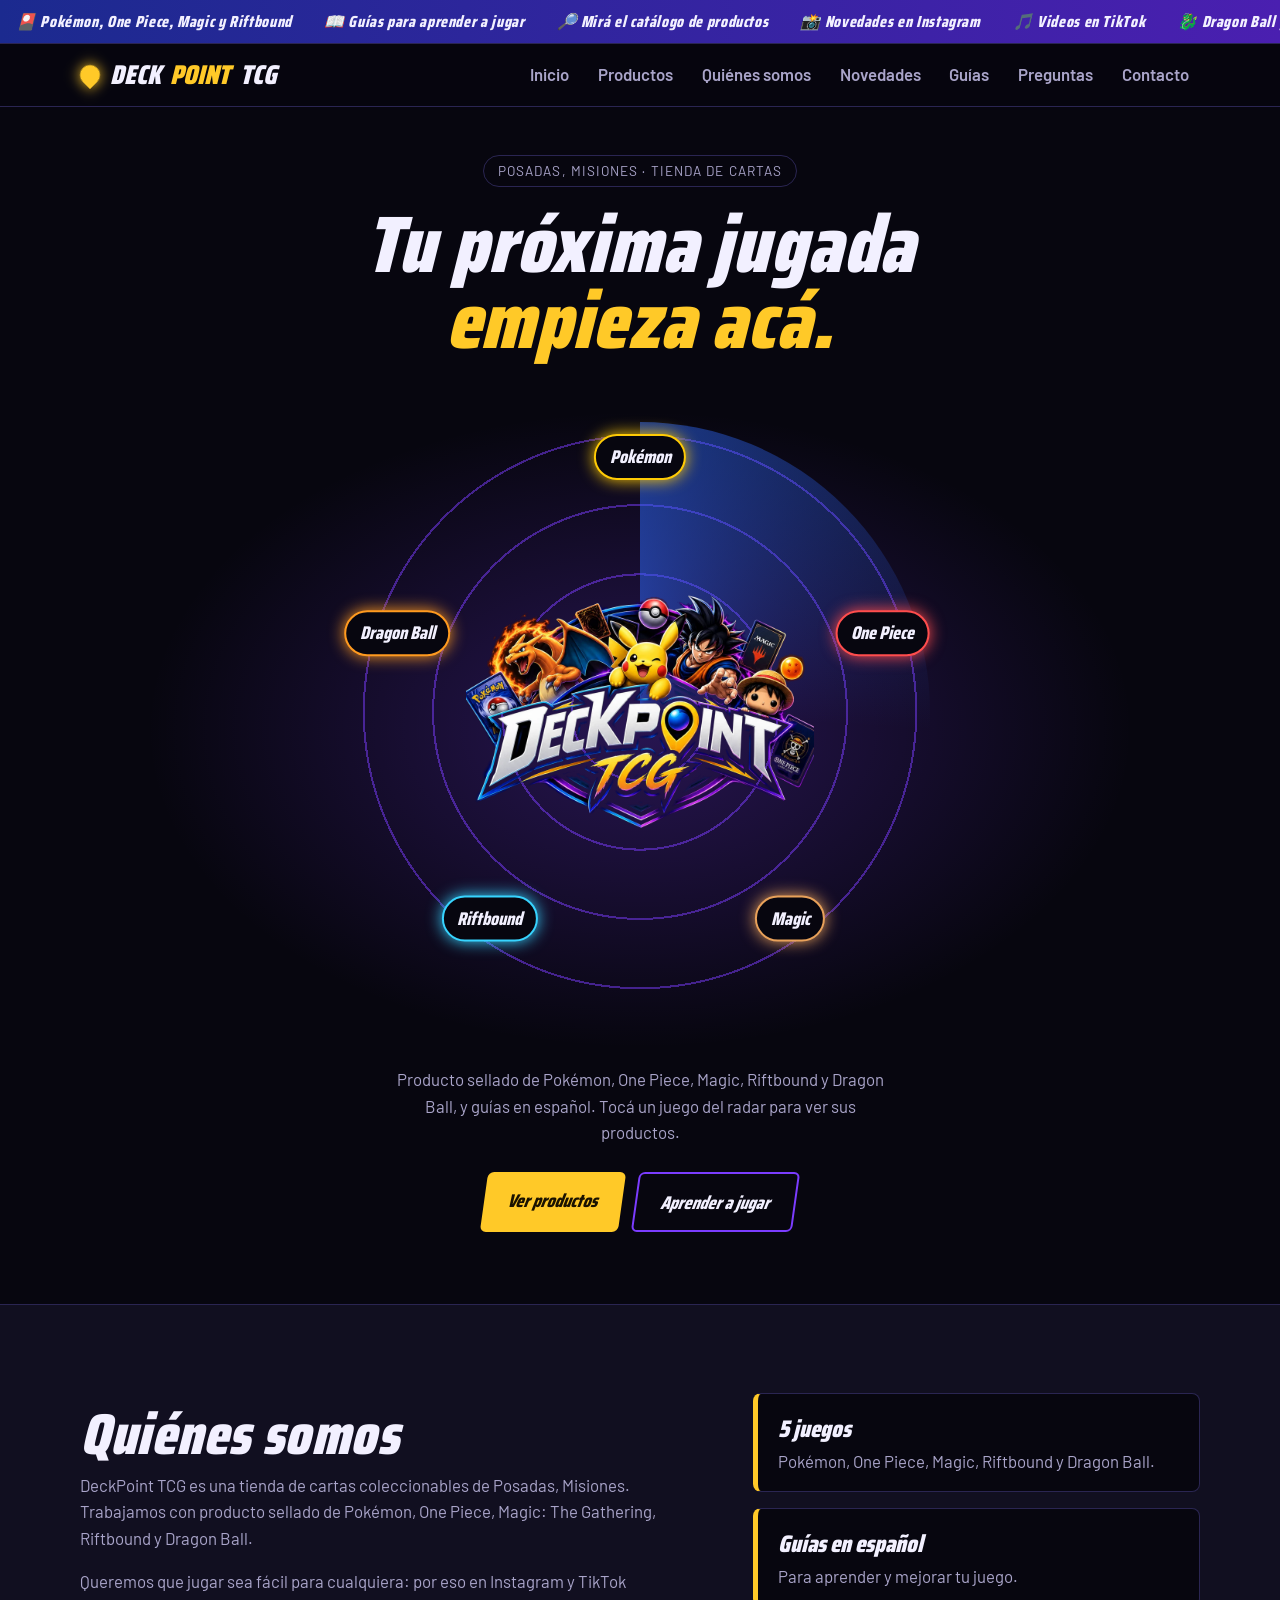
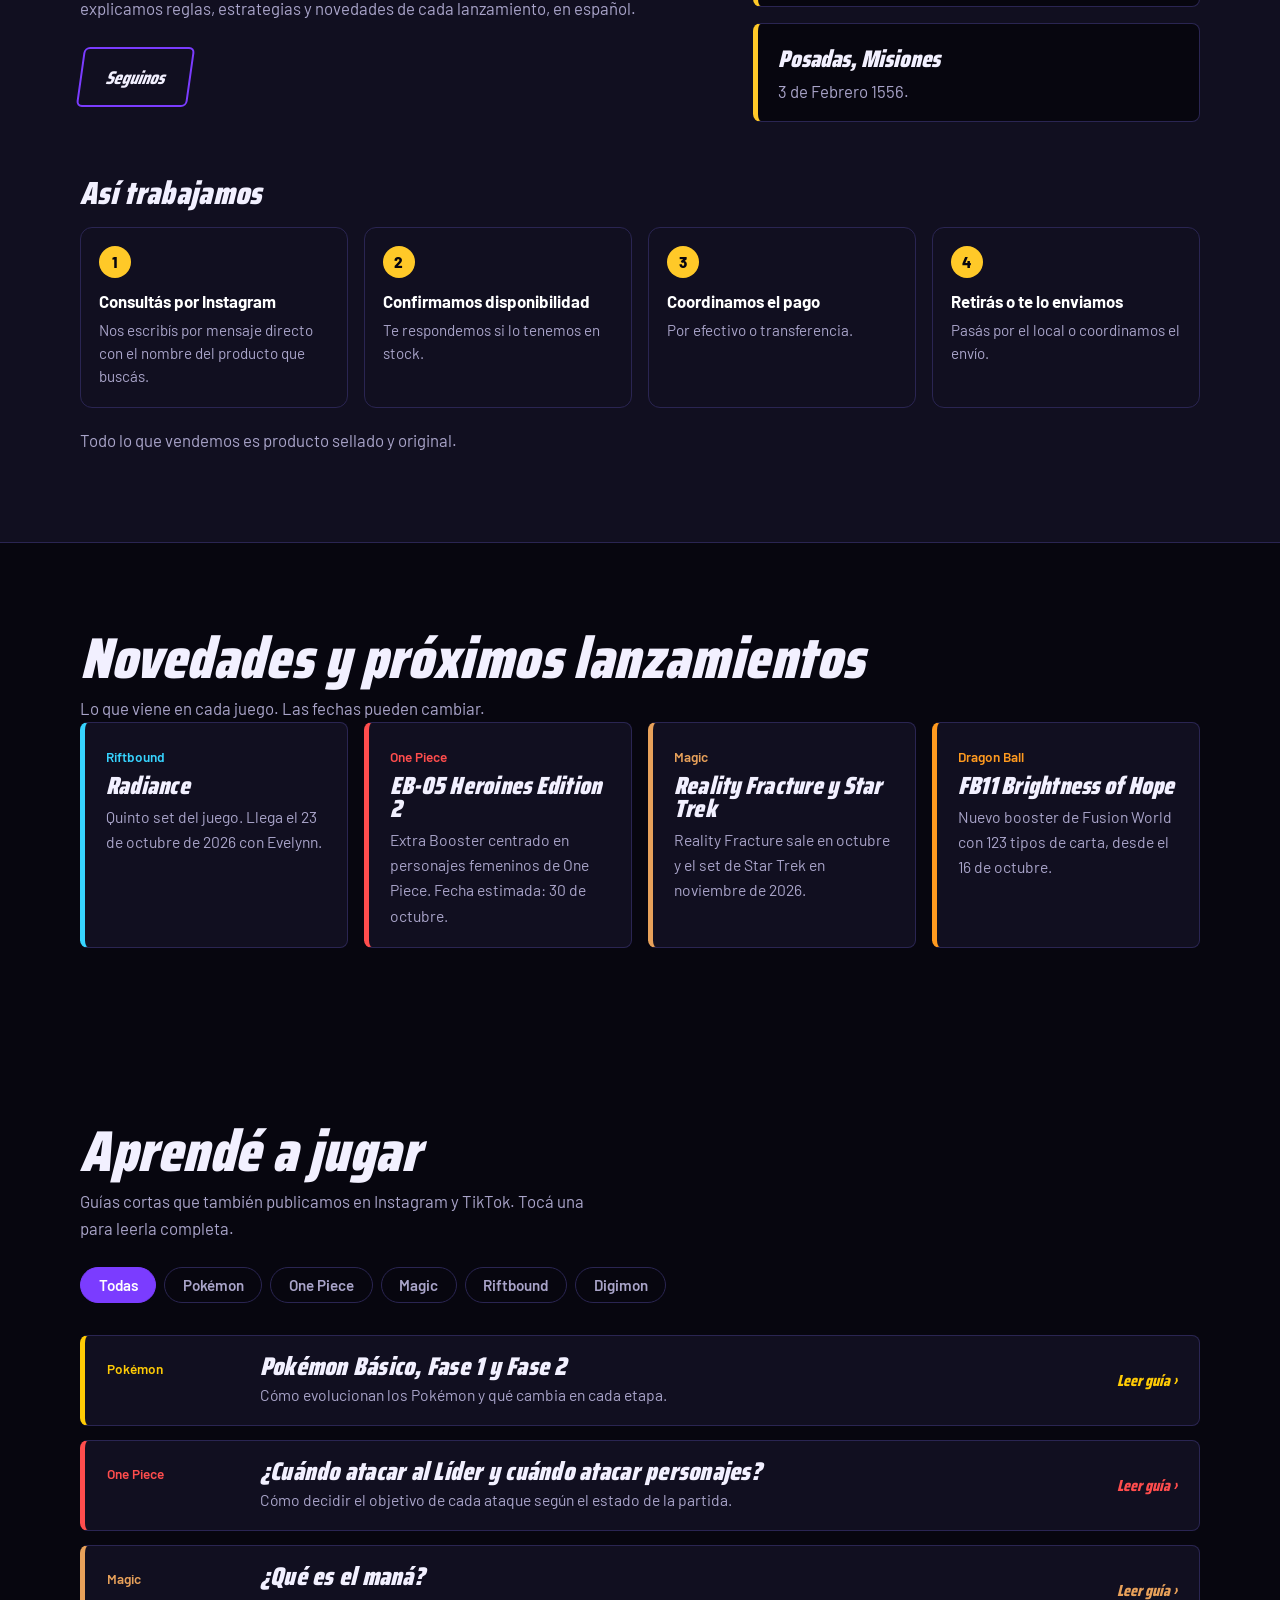
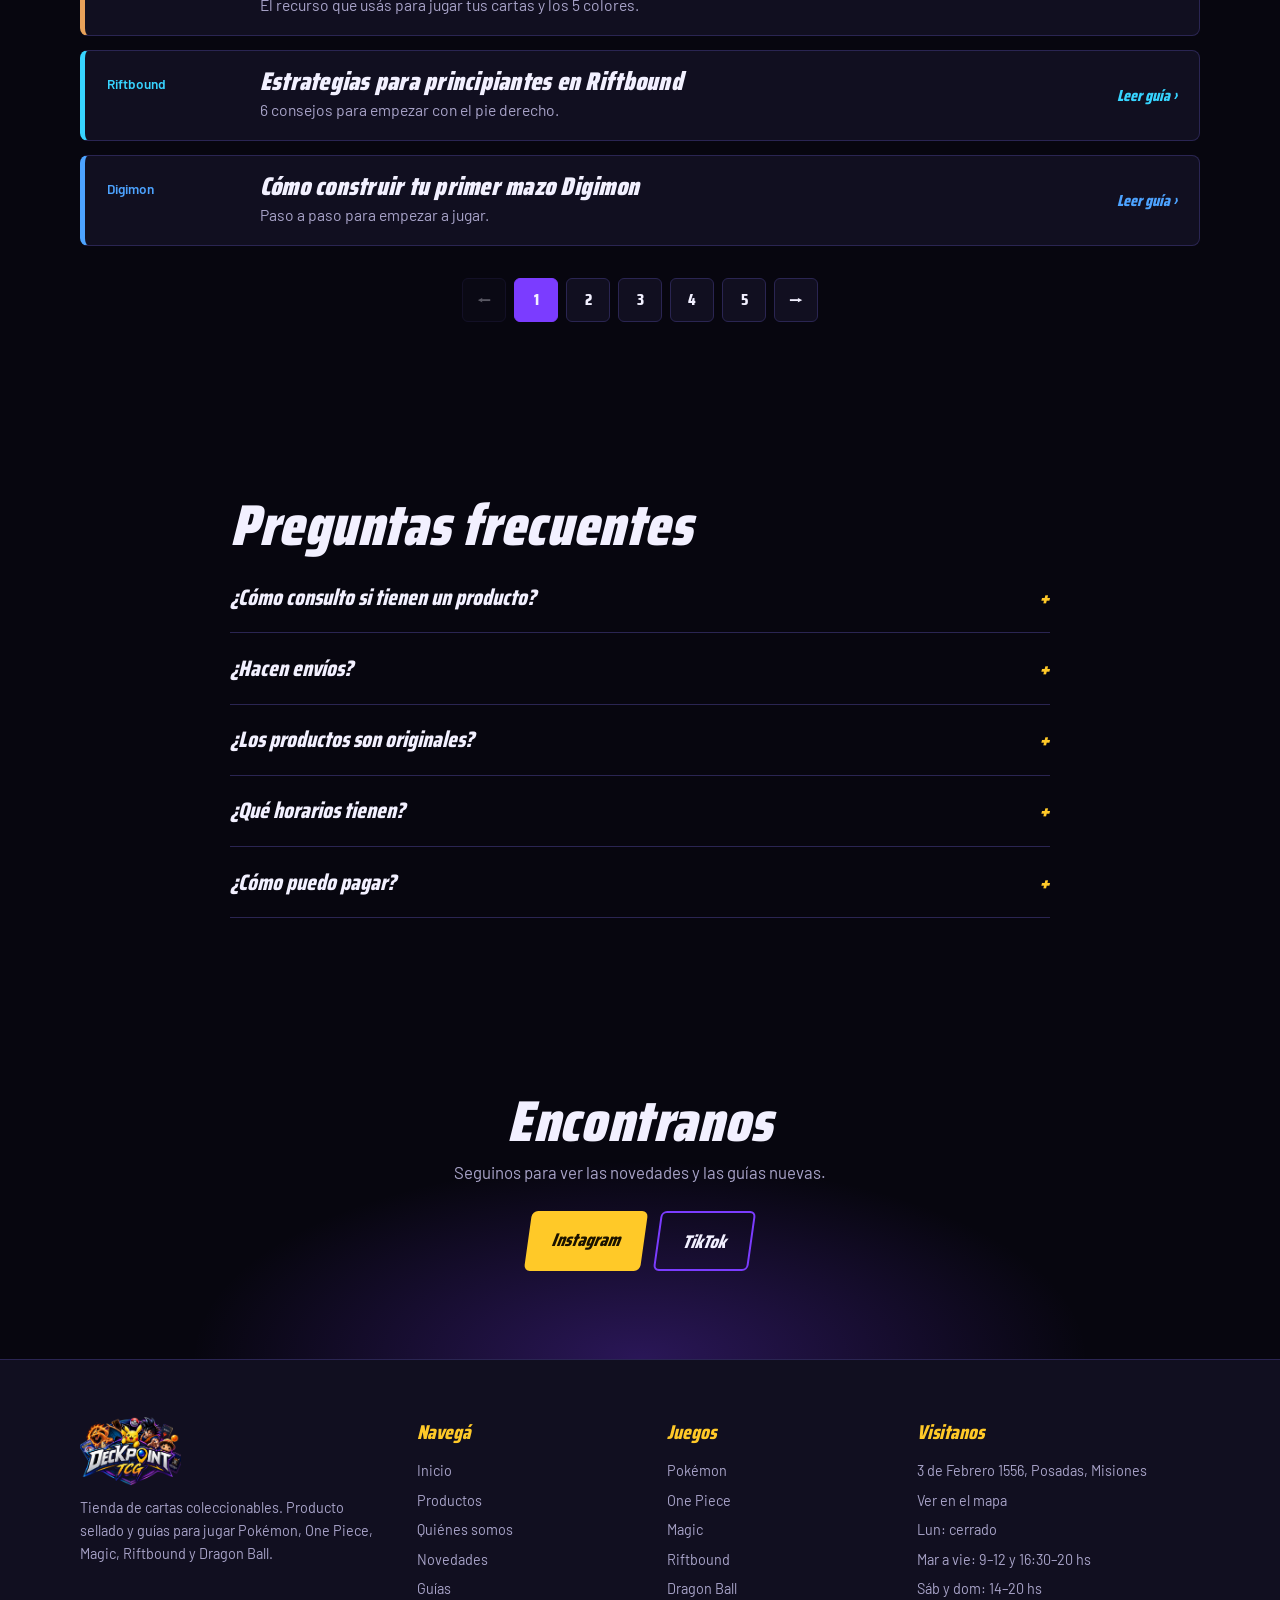
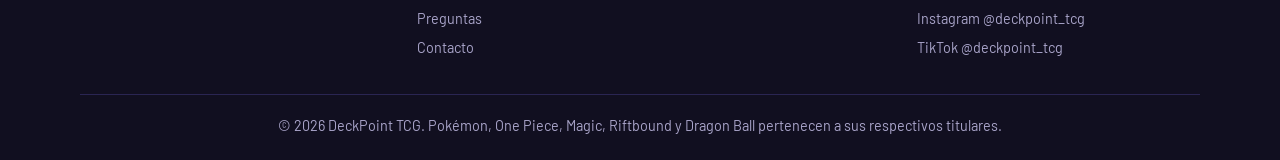
<file: index.html>
<!DOCTYPE html>
<html lang="es">
<head>
<meta charset="utf-8">
<meta name="viewport" content="width=device-width, initial-scale=1">
<title>DeckPoint TCG | Pokémon, One Piece, Magic y Riftbound</title>
<meta name="description" content="DeckPoint TCG: producto sellado, guías y novedades de Pokémon, One Piece, Magic y Riftbound.">
<link rel="icon" href="assets/favicon.png">
<meta property="og:title" content="DeckPoint TCG | Pokémon, One Piece, Magic, Riftbound y Dragon Ball">
<meta property="og:description" content="Tienda de cartas coleccionables en Posadas, Misiones. Producto sellado y guías para jugar, en español.">
<meta property="og:type" content="website">
<meta property="og:image" content="assets/logo.png">
<meta name="theme-color" content="#07060f">

<link rel="preconnect" href="https://fonts.googleapis.com">
<link rel="preconnect" href="https://fonts.gstatic.com" crossorigin>
<link href="https://fonts.googleapis.com/css2?family=Saira+Condensed:wght@700;800;900&family=Barlow:wght@400;500;600&display=swap" rel="stylesheet">
<link rel="stylesheet" href="styles.css">
</head>
<body>
<div class="ticker" aria-label="Novedades"><div><span>🎴 Pokémon, One Piece, Magic y Riftbound</span><span>📖 Guías para aprender a jugar</span><span>🔎 Mirá el catálogo de productos</span><span>📸 Novedades en Instagram</span><span>🎵 Videos en TikTok</span><span>🐉 Dragon Ball y más juegos</span></div><div aria-hidden="true"><span>🎴 Pokémon, One Piece, Magic y Riftbound</span><span>📖 Guías para aprender a jugar</span><span>🔎 Mirá el catálogo de productos</span><span>📸 Novedades en Instagram</span><span>🎵 Videos en TikTok</span><span>🐉 Dragon Ball y más juegos</span></div></div>
<header><div class="wrap">
  <a class="brand" href="index.html" aria-label="DeckPoint TCG, inicio"><i></i>Deck<span>Point</span> TCG</a>
  <nav><a href="index.html">Inicio</a><a href="productos.html">Productos</a><a href="index.html#quienes">Quiénes somos</a><a href="index.html#novedades">Novedades</a><a href="index.html#guias">Guías</a><a href="index.html#faq">Preguntas</a><a href="index.html#contacto">Contacto</a></nav>
</div></header>
<main id="inicio">
<section class="hero"><div class="wrap">
  <span class="kicker">Posadas, Misiones · Tienda de cartas</span>
  <h1>Tu próxima jugada <span>empieza acá.</span></h1>
  <div class="radar" role="group" aria-label="Elegí un juego">
    <picture><source srcset="assets/logo.webp" type="image/webp"><img src="assets/logo.png" width="900" height="622" alt="DeckPoint TCG con Pikachu, Charizard, Goku y Luffy" fetchpriority="high"></picture>
    <a class="node" style="--a:-90deg;--c:#ffcb05" href="productos.html?juego=pokemon">Pokémon</a>
    <a class="node" style="--a:-18deg;--c:#ff4d4d" href="productos.html?juego=onepiece">One Piece</a>
    <a class="node" style="--a:54deg;--c:#e8a15a" href="productos.html?juego=magic">Magic</a>
    <a class="node" style="--a:126deg;--c:#37d4ff" href="productos.html?juego=riftbound">Riftbound</a>
    <a class="node" style="--a:198deg;--c:#ff9a1f" href="productos.html?juego=dragonball">Dragon Ball</a>
  </div>
  <p class="lead">Producto sellado de Pokémon, One Piece, Magic, Riftbound y Dragon Ball, y guías en español. Tocá un juego del radar para ver sus productos.</p>
  <div class="btns"><a class="btn gold" href="productos.html">Ver productos</a><a class="btn ghost" href="#guias">Aprender a jugar</a></div>
</div></section>

<section id="quienes"><div class="wrap">
<div class="about">
  <div>
    <h2>Quiénes somos</h2>
    <!-- EDITAR: sumá acá la historia de la tienda con tus palabras -->
    <p>DeckPoint TCG es una tienda de cartas coleccionables de Posadas, Misiones. Trabajamos con producto sellado de Pokémon, One Piece, Magic: The Gathering, Riftbound y Dragon Ball.</p>
    <p>Queremos que jugar sea fácil para cualquiera: por eso en Instagram y TikTok explicamos reglas, estrategias y novedades de cada lanzamiento, en español.</p>
    <div class="btns"><a class="btn ghost" href="https://www.instagram.com/deckpoint_tcg" target="_blank" rel="noopener">Seguinos</a></div>
  </div>
  <div class="stickers">
    <div class="sticker"><b>5 juegos</b>Pokémon, One Piece, Magic, Riftbound y Dragon Ball.</div>
    <div class="sticker"><b>Guías en español</b>Para aprender y mejorar tu juego.</div>
    <div class="sticker"><b>Posadas, Misiones</b>3 de Febrero 1556.</div>
  </div>
</div>
<div class="how">
  <h3>Así trabajamos</h3>
  <ol class="steps">
    <li><b>Consultás por Instagram</b>Nos escribís por mensaje directo con el nombre del producto que buscás.</li>
    <li><b>Confirmamos disponibilidad</b>Te respondemos si lo tenemos en stock.</li>
    <li><b>Coordinamos el pago</b>Por efectivo o transferencia.</li>
    <li><b>Retirás o te lo enviamos</b>Pasás por el local o coordinamos el envío.</li>
  </ol>
  <p class="how-note">Todo lo que vendemos es producto sellado y original.</p>
</div>
</div></section>

<section id="novedades"><div class="wrap">
  <h2>Novedades y próximos lanzamientos</h2>
  <!-- EDITAR: actualizá estas tarjetas cuando salgan los productos nuevos -->
  <p class="lead">Lo que viene en cada juego. Las fechas pueden cambiar.</p>
  <div class="grid news">
    <article class="guide" style="--c:#37d4ff"><em>Riftbound</em><h3>Radiance</h3><p>Quinto set del juego. Llega el 23 de octubre de 2026 con Evelynn.</p></article>
    <article class="guide" style="--c:#ff4d4d"><em>One Piece</em><h3>EB-05 Heroines Edition 2</h3><p>Extra Booster centrado en personajes femeninos de One Piece. Fecha estimada: 30 de octubre.</p></article>
    <article class="guide" style="--c:#e8a15a"><em>Magic</em><h3>Reality Fracture y Star Trek</h3><p>Reality Fracture sale en octubre y el set de Star Trek en noviembre de 2026.</p></article>
    <article class="guide" style="--c:#ff9a1f"><em>Dragon Ball</em><h3>FB11 Brightness of Hope</h3><p>Nuevo booster de Fusion World con 123 tipos de carta, desde el 16 de octubre.</p></article>
  </div>
</div></section>

<section id="guias"><div class="wrap">
  <h2>Aprendé a jugar</h2>
  <p class="lead">Guías cortas que también publicamos en Instagram y TikTok. Tocá una para leerla completa.</p>
  <div class="tabs" role="group" aria-label="Filtrar guías por juego" id="gtabs"></div>
  <div class="grid glist" id="guides">
  </div>
  <div class="pager" id="pager" role="navigation" aria-label="Páginas de guías"></div>
</div></section>

<section id="faq"><div class="wrap" style="max-width:820px">
  <h2>Preguntas frecuentes</h2>
  <!-- TODO: reemplazar por respuestas reales del local -->
  <details><summary>¿Cómo consulto si tienen un producto?</summary><p>Escribinos por mensaje directo en Instagram con el nombre del producto y te confirmamos disponibilidad.</p></details>
  <details><summary>¿Hacen envíos?</summary><p>Sí, hacemos envíos. Consultanos por mensaje directo en Instagram y coordinamos. También podés retirar en el local: 3 de Febrero 1556, Posadas, Misiones.</p></details>
  <details><summary>¿Los productos son originales?</summary><p>Sí. Todos nuestros productos son originales y sellados.</p></details>
  <details><summary>¿Qué horarios tienen?</summary><p>Martes a viernes de 9 a 12 y de 16:30 a 20 hs. Sábados y domingos de 14 a 20 hs. Lunes cerrado.</p></details>
  <details><summary>¿Cómo puedo pagar?</summary><p>Aceptamos efectivo y transferencia. Coordinamos el pago por mensaje directo.</p></details>
</div></section>

<section id="contacto" class="contact"><div class="wrap">
  <h2>Encontranos</h2>
  <p class="lead">Seguinos para ver las novedades y las guías nuevas.</p>
  <div class="btns">
    <a class="btn gold" href="https://www.instagram.com/deckpoint_tcg" target="_blank" rel="noopener">Instagram</a>
    <a class="btn ghost" href="https://www.tiktok.com/@deckpoint_tcg" target="_blank" rel="noopener">TikTok</a>
  </div>
</div></section>
</main>

<footer><div class="wrap">
  <div class="fcols">
    <div><img src="assets/logo.png" alt="DeckPoint TCG"><p>Tienda de cartas coleccionables. Producto sellado y guías para jugar Pokémon, One Piece, Magic, Riftbound y Dragon Ball.</p></div>
    <div><h4>Navegá</h4><ul><li><a href="index.html">Inicio</a></li><li><a href="productos.html">Productos</a></li><li><a href="index.html#quienes">Quiénes somos</a></li><li><a href="index.html#novedades">Novedades</a></li><li><a href="index.html#guias">Guías</a></li><li><a href="index.html#faq">Preguntas</a></li><li><a href="index.html#contacto">Contacto</a></li></ul></div>
    <div><h4>Juegos</h4><ul><li><a href="productos.html?juego=pokemon">Pokémon</a></li><li><a href="productos.html?juego=onepiece">One Piece</a></li><li><a href="productos.html?juego=magic">Magic</a></li><li><a href="productos.html?juego=riftbound">Riftbound</a></li><li><a href="productos.html?juego=dragonball">Dragon Ball</a></li></ul></div>
    <div><h4>Visitanos</h4><ul><li>3 de Febrero 1556, Posadas, Misiones</li><li><a href="https://www.google.com/maps/search/?api=1&query=3+de+Febrero+1556+Posadas+Misiones" target="_blank" rel="noopener">Ver en el mapa</a></li><li>Lun: cerrado</li><li>Mar a vie: 9–12 y 16:30–20 hs</li><li>Sáb y dom: 14–20 hs</li><li><a href="https://www.instagram.com/deckpoint_tcg" target="_blank" rel="noopener">Instagram @deckpoint_tcg</a></li><li><a href="https://www.tiktok.com/@deckpoint_tcg" target="_blank" rel="noopener">TikTok @deckpoint_tcg</a></li></ul></div>
  </div>
  <div class="fbot">© 2026 DeckPoint TCG. Pokémon, One Piece, Magic, Riftbound y Dragon Ball pertenecen a sus respectivos titulares.</div>
</div></footer>

<script src="modal.js"></script>
<script src="guides.js"></script>
<script>
const PER=5,box=document.getElementById('guides'),pager=document.getElementById('pager'),tabsEl=document.getElementById('gtabs');
const guideById=id=>GUIDES.find(g=>g.id===id);
tabsEl.innerHTML=`<button aria-pressed="true" data-f="all">Todas</button>`+Object.keys(GUIDE_GAMES).map(k=>`<button aria-pressed="false" data-f="${k}">${GUIDE_GAMES[k].n}</button>`).join('');
box.innerHTML=GUIDES.map(g=>{const c=GUIDE_GAMES[g.game];return `<button class="guide" type="button" data-g="${g.game}" data-id="${g.id}" style="--c:${c.c}"><em>${c.n}</em><h3>${esc(g.title)}</h3><p>${esc(g.summary)}</p><span class="go">Leer guía ›</span></button>`}).join('');
const gs=[...box.querySelectorAll('.guide')];
let f='all',pg=1;
function show(){
  const list=gs.filter(g=>f==='all'||g.dataset.g===f),pages=Math.max(1,Math.ceil(list.length/PER));
  pg=Math.min(pg,pages);
  gs.forEach(g=>g.hidden=true);
  list.slice((pg-1)*PER,pg*PER).forEach(g=>g.hidden=false);
  pager.innerHTML=pages<2?'':`<button data-p="${pg-1}" ${pg===1?'disabled':''} aria-label="Anterior">←</button>`+Array.from({length:pages},(_,i)=>`<button data-p="${i+1}" ${i+1===pg?'aria-current="page"':''}>${i+1}</button>`).join('')+`<button data-p="${pg+1}" ${pg===pages?'disabled':''} aria-label="Siguiente">→</button>`;
}
tabsEl.addEventListener('click',e=>{const b=e.target.closest('button');if(!b)return;f=b.dataset.f;pg=1;tabsEl.querySelectorAll('button').forEach(x=>x.setAttribute('aria-pressed',x===b));show()});
pager.addEventListener('click',e=>{const b=e.target.closest('button[data-p]');if(!b||b.disabled)return;pg=+b.dataset.p;show();document.getElementById('guias').scrollIntoView({behavior:'smooth'})});

function guideHTML(g){
  const c=GUIDE_GAMES[g.game];
  return `<div class="mhead" style="--c:${c.c}"><span class="badge" style="background:${c.c}">${c.n}</span><h2 id="m-title">${esc(g.title)}</h2><p class="mintro">${esc(g.intro)}</p></div>
  <ol class="mpoints${g.seq?' seq':''}" style="--c:${c.c}">`+g.points.map(p=>`<li><h3>${esc(p.t)}</h3>${p.d?`<p>${esc(p.d)}</p>`:''}${p.l?`<ul>${p.l.map(x=>`<li>${esc(x)}</li>`).join('')}</ul>`:''}</li>`).join('')+`</ol>`+
  (g.tip?`<div class="mtip" style="--c:${c.c}"><b>Consejo</b><p>${esc(g.tip)}</p></div>`:'')+
  `<div class="mfoot"><p>¿Querés más guías como esta? Las publicamos en nuestras redes.</p><div><a class="btn gold" href="${IG}" target="_blank" rel="noopener">Instagram</a><a class="btn ghost" href="${TT}" target="_blank" rel="noopener">TikTok</a></div></div>`;
}
function openGuide(id,opener){
  const g=guideById(id);if(!g)return;
  Modal.open(guideHTML(g),opener,()=>history.replaceState(null,'',location.pathname+location.search));
  history.replaceState(null,'','#guia-'+id);
}
box.addEventListener('click',e=>{const b=e.target.closest('.guide');if(b)openGuide(b.dataset.id,b)});
show();
if(location.hash.startsWith('#guia-')){const id=location.hash.slice(6),g=guideById(id);if(g){f=g.game;pg=1;tabsEl.querySelectorAll('button').forEach(x=>x.setAttribute('aria-pressed',x.dataset.f===f));const i=GUIDES.filter(x=>x.game===f).findIndex(x=>x.id===id);pg=Math.floor(i/PER)+1;show();openGuide(id)}}
</script>
</body>
</html>
</file>
<file: styles.css>
:root{--void:#07060f;--panel:#110f20;--line:#2a2552;--violet:#7b3cff;--blue:#2f6bff;--gold:#ffc928;--text:#f2f0ff;--mute:#a9a4c9;
--hd:"Saira Condensed","Arial Narrow",sans-serif;--bd:"Barlow",system-ui,sans-serif}
*{box-sizing:border-box;margin:0}
html{scroll-behavior:smooth}
body{background:var(--void);color:var(--text);font:400 1.05rem/1.6 var(--bd);overflow-x:hidden}
img{max-width:100%;display:block}
a{color:inherit}
:focus-visible{outline:3px solid var(--gold);outline-offset:3px}
.wrap{width:min(1120px,92%);margin-inline:auto}
h1,h2,h3{font-family:var(--hd);font-style:italic;font-weight:900;line-height:.95;letter-spacing:.01em}
h2{font-size:clamp(2.2rem,5vw,3.6rem);margin-bottom:.6rem}
section{padding:5.5rem 0}
.lead{color:var(--mute);max-width:56ch}

/* nav */
header{position:sticky;top:0;z-index:20;background:rgba(7,6,15,.88);backdrop-filter:blur(10px);border-bottom:1px solid var(--line)}
header .wrap{display:flex;align-items:center;justify-content:space-between;height:64px}
header img{height:44px}
nav{display:flex;gap:1.6rem;font-weight:600}
nav a{text-decoration:none;color:var(--mute)}
nav a:hover{color:var(--gold)}
@media(max-width:640px){nav{gap:1rem;font-size:.95rem}}

/* hero */




.btns{display:flex;gap:.8rem;flex-wrap:wrap;margin-top:1.6rem}
.btn{display:inline-block;padding:.85rem 1.5rem;border-radius:6px;font:800 1.15rem var(--hd);font-style:italic;text-decoration:none;transform:skewX(-8deg)}
.btn.gold{background:var(--gold);color:#1a1200}
.btn.ghost{border:2px solid var(--violet);color:var(--text)}
.btn:hover{filter:brightness(1.15)}

/* card fan: cada juego es una carta 63:88 */
.fan{display:flex;justify-content:center;padding:1rem 0 2rem}
.card{--r:0deg;flex:0 0 auto;width:clamp(86px,15vw,150px);aspect-ratio:63/88;margin-left:-3.2%;border-radius:10px;border:2px solid var(--c);background:linear-gradient(160deg,var(--c2),#0b0a18 70%);
display:flex;flex-direction:column;justify-content:flex-end;padding:.6rem;text-decoration:none;transform:rotate(var(--r)) translateY(var(--y,0));transition:transform .25s,box-shadow .25s;box-shadow:0 0 0 rgba(0,0,0,0)}
.card:hover,.card:focus-visible{transform:rotate(0) translateY(-18px) scale(1.06);z-index:5;box-shadow:0 14px 34px var(--c)}
.card b{font:900 clamp(1rem,2.2vw,1.5rem)/1 var(--hd);font-style:italic}
.card small{font-size:.72rem;color:var(--mute)}
.pk{--c:#ffcb05;--c2:#3b4cca;--r:-12deg;--y:14px}
.op{--c:#ff4d4d;--c2:#7a1020;--r:-6deg;--y:4px}
.mg{--c:#e8a15a;--c2:#4a2a12;--r:0deg}
.rb{--c:#37d4ff;--c2:#0c3c6e;--r:6deg;--y:4px}
.dz{--c:#ff9a1f;--c2:#7a3a00;--r:12deg;--y:14px}



/* guías */
.tabs{display:flex;gap:.5rem;flex-wrap:wrap;margin:1.6rem 0 2rem}
.tabs button{background:transparent;color:var(--mute);border:1px solid var(--line);padding:.5rem 1.1rem;border-radius:99px;font:600 .95rem var(--bd);cursor:pointer}
.tabs button[aria-pressed=true]{background:var(--violet);border-color:var(--violet);color:#fff}
.grid{display:grid;grid-template-columns:repeat(auto-fill,minmax(250px,1fr));gap:1rem}
.guide{background:var(--panel);border:1px solid var(--line);border-left:5px solid var(--c);border-radius:8px;padding:1.2rem 1.3rem}
.guide em{font-style:normal;font-size:.85rem;color:var(--c);font-weight:600}
.guide h3{font-size:1.55rem;margin:.3rem 0 .4rem}
.guide p{color:var(--mute);font-size:.98rem}
.guide[hidden]{display:none}

/* sellado */
.sealed{background:var(--panel);border-block:1px solid var(--line)}
.sealed .wrap{display:grid;grid-template-columns:1fr 1fr;gap:3rem;align-items:start}
.list{list-style:none;padding:0;display:grid;gap:1rem}
.list li{padding-left:1.1rem;border-left:3px solid var(--gold)}
.list b{display:block;font:800 1.3rem var(--hd);font-style:italic}
.list span{color:var(--mute)}
@media(max-width:820px){.sealed .wrap{grid-template-columns:1fr;gap:2rem}}

/* faq */
details{border-bottom:1px solid var(--line);padding:1.1rem 0}
summary{cursor:pointer;font:800 1.4rem var(--hd);font-style:italic;list-style:none;display:flex;justify-content:space-between;gap:1rem}
summary::after{content:"+";color:var(--gold);transition:transform .2s}
details[open] summary::after{transform:rotate(45deg)}
details p{color:var(--mute);margin-top:.6rem;max-width:62ch}

/* contacto */
.contact{text-align:center;background:radial-gradient(50% 80% at 50% 100%,rgba(123,60,255,.3),transparent 70%)}
.contact .btns{justify-content:center}
footer{padding:1.6rem 0;border-top:1px solid var(--line);color:var(--mute);font-size:.9rem;text-align:center}


/* productos */
.sr{position:absolute;width:1px;height:1px;overflow:hidden;clip:rect(0 0 0 0)}
.grid{display:grid;grid-template-columns:repeat(auto-fill,minmax(250px,1fr));gap:1rem}
.pgrid{grid-template-columns:repeat(auto-fill,minmax(220px,1fr))}
.prod{background:var(--panel);border:1px solid var(--line);border-top:4px solid var(--c);border-radius:8px;padding:1rem 1.1rem;display:flex;flex-direction:column;gap:.35rem}
.prod em{font-style:normal;font-size:.82rem;color:var(--c);font-weight:600}
.prod h3{font-size:1.4rem}.prod p{color:var(--mute);font-size:.93rem}
.prod .g{color:var(--mute);font-size:.8rem;margin-top:auto}
.pimg,.ph{width:100%;aspect-ratio:1/1;border-radius:6px;margin-bottom:.4rem}
.pimg{object-fit:cover;background:var(--void)}
.ph{display:grid;place-items:center;background:var(--void);border:1px dashed var(--line);color:var(--mute);font-size:.85rem}
.phead{padding:3rem 0 5rem;min-height:70vh}
.crumb{display:inline-block;color:var(--mute);text-decoration:none;font-weight:600;margin-bottom:1rem}
.crumb:hover{color:var(--gold)}
.tabs a{border:1px solid var(--line);padding:.5rem 1.1rem;border-radius:99px;color:var(--mute);text-decoration:none;font-weight:600}
.tabs a[aria-current]{background:var(--violet);border-color:var(--violet);color:#fff}
.sets{grid-template-columns:repeat(auto-fill,minmax(280px,1fr));gap:1.3rem}
.set{display:block;background:var(--panel);border:1px solid var(--line);border-radius:12px;overflow:hidden;text-decoration:none;transition:border-color .2s}
.set:hover,.set:focus-visible{border-color:var(--c)}
.set .logo{height:170px;display:grid;place-items:center;padding:1rem;background:radial-gradient(circle,color-mix(in srgb,var(--c) 22%,transparent),transparent 70%)}
.set .logo img{max-height:130px;object-fit:contain}
.set .logo b{font:900 2rem/1 var(--hd);font-style:italic;text-align:center}
.set .info{padding:1rem 1.2rem 1.2rem;border-top:1px solid var(--line)}
.set small{color:var(--c);font-weight:600}.set h3{font-size:1.5rem;margin:.2rem 0}
.chips{display:flex;gap:.4rem;flex-wrap:wrap;margin:.6rem 0 .8rem}
.chips span{border:1px solid var(--line);border-radius:99px;padding:.1rem .7rem;font-size:.8rem;color:var(--mute)}
.go{color:var(--c);font-weight:700}

/* ticker */
.ticker{display:flex;overflow:hidden;background:linear-gradient(90deg,#1b2a8f,#4a1fb0);border-bottom:1px solid var(--line);font:800 1rem var(--hd);font-style:italic;letter-spacing:.04em}
.ticker div{flex:0 0 auto;min-width:100%;display:flex;justify-content:space-around;gap:2rem;padding:.55rem 1rem;white-space:nowrap;animation:run 40s linear infinite}
.ticker:hover div{animation-play-state:paused}
@keyframes run{to{transform:translateX(-100%)}}
@media(prefers-reduced-motion:reduce){.ticker{overflow-x:auto}.ticker div{animation:none}.ticker div+div{display:none}}

/* footer */
footer{padding:3.5rem 0 1.4rem;background:var(--panel);text-align:left}
.fcols{display:grid;grid-template-columns:1.4fr 1fr 1fr 1.3fr;gap:2rem}
footer h4{font:800 1.25rem var(--hd);font-style:italic;color:var(--gold);margin-bottom:.7rem}
footer ul{list-style:none;padding:0;display:grid;gap:.4rem}
footer a{text-decoration:none;color:var(--mute)}footer a:hover{color:var(--gold)}
footer img{height:70px;margin-bottom:.6rem}
.fbot{border-top:1px solid var(--line);margin-top:2.2rem;padding-top:1.2rem;text-align:center}
@media(max-width:820px){.fcols{grid-template-columns:1fr 1fr}}@media(max-width:520px){.fcols{grid-template-columns:1fr}}

/* marca y cabecera (celular) */
html{scroll-padding-top:120px}
.brand{display:flex;align-items:center;gap:.6rem;text-decoration:none;font:900 1.7rem var(--hd);font-style:italic;text-transform:uppercase}
.brand span{color:var(--gold)}
.brand i{width:20px;height:20px;background:var(--gold);border-radius:50% 50% 50% 0;transform:rotate(-45deg);flex:none;box-shadow:0 0 14px var(--gold)}
header .wrap{height:auto;flex-wrap:wrap;gap:.3rem 1rem;padding:.6rem 0}
nav{gap:.4rem}
nav a{padding:.3rem .7rem;white-space:nowrap}
@media(max-width:760px){nav{width:100%;overflow-x:auto;padding-bottom:.2rem}}

/* hero radar */
.hero{padding:3rem 0 4.5rem;text-align:center;overflow:hidden;background:radial-gradient(55% 38% at 50% 52%,rgba(123,60,255,.28),transparent 70%)}
.hero h1{font-size:clamp(2.4rem,8vw,5rem);max-width:16ch;margin:0 auto}
.hero h1 span{color:var(--gold)}
.kicker{display:inline-block;margin-bottom:1.2rem;padding:.25rem .9rem;border:1px solid var(--line);border-radius:99px;color:var(--mute);font-size:.85rem;letter-spacing:.08em;text-transform:uppercase}
.radar{--R:min(74vw,580px);position:relative;width:var(--R);aspect-ratio:1;margin:4rem auto;border-radius:50%}
.radar::before,.radar::after{content:"";position:absolute;inset:0;border-radius:50%}
.radar::before{background:repeating-radial-gradient(circle,transparent 0 16.4%,rgba(123,60,255,.5) 16.4% 16.9%)}
.radar::after{background:conic-gradient(from 0deg,rgba(47,107,255,.5),transparent 26%);animation:sweep 7s linear infinite}
@keyframes sweep{to{transform:rotate(360deg)}}
.radar img{position:absolute;left:50%;top:50%;width:60%;transform:translate(-50%,-50%);z-index:2}
.node{position:absolute;left:50%;top:50%;z-index:3;transform:translate(-50%,-50%) rotate(var(--a)) translateX(calc(var(--R)*.44)) rotate(calc(var(--a)*-1));padding:.4rem .85rem;background:var(--void);border:2px solid var(--c);border-radius:99px;color:var(--text);text-decoration:none;font:800 clamp(.8rem,2.8vw,1.15rem) var(--hd);font-style:italic;white-space:nowrap;box-shadow:0 0 16px var(--c);transition:scale .15s}
.node:hover,.node:focus-visible{scale:1.12;background:var(--c);color:#111}
.hero .lead{margin:0 auto}
.hero .btns{justify-content:center}
@media(prefers-reduced-motion:reduce){.radar::after{animation:none}}

/* quiénes somos */
#quienes{background:var(--panel);border-block:1px solid var(--line)}
.about{display:grid;grid-template-columns:1.4fr 1fr;gap:3rem;align-items:center}
.about p{color:var(--mute)}.about p+p{margin-top:1rem}
.stickers{display:grid;gap:1rem}
.sticker{background:var(--void);border:1px solid var(--line);border-left:5px solid var(--gold);border-radius:8px;padding:1rem 1.2rem;color:var(--mute)}
.sticker b{display:block;font:900 1.5rem var(--hd);font-style:italic;color:var(--text)}
@media(max-width:820px){.about{grid-template-columns:1fr;gap:2rem}}

/* paginador de guías */
.pager{display:flex;gap:.5rem;justify-content:center;flex-wrap:wrap;margin-top:2rem}
.pager button{min-width:44px;height:44px;border:1px solid var(--line);background:var(--panel);color:var(--text);border-radius:6px;font:800 1rem var(--hd);cursor:pointer}
.pager button[aria-current]{background:var(--violet);border-color:var(--violet)}
.pager button:disabled{opacity:.35;cursor:not-allowed}
.contact .lead{margin-inline:auto}

/* fotos de producto */
.pimg{object-fit:contain;background:radial-gradient(circle at 50% 55%,color-mix(in srgb,var(--c) 24%,transparent),transparent 70%);filter:drop-shadow(0 10px 16px rgba(0,0,0,.55))}
.ph{background:#000;border:1px solid var(--line)}

/* etiquetas y avisos */
.badge{display:inline-block;margin-right:.5rem;padding:.05rem .65rem;border-radius:99px;font:800 .8rem var(--bd);color:#111}
.badge.new{background:var(--gold)}.badge.soon{background:var(--cyan,#37d4ff)}
.cta{margin-top:2.4rem;padding:1.4rem;border:1px solid var(--line);border-radius:12px;background:var(--panel);text-align:center}
.cta p{color:var(--mute);margin-bottom:1rem}
.cta .btn{margin:0}
.news{grid-template-columns:repeat(auto-fill,minmax(240px,1fr))}
nav{mask-image:linear-gradient(90deg,#000 88%,transparent)}
@media(min-width:761px){nav{mask-image:none}}
.radar img{height:auto}

/* guías en filas */
.glist{grid-template-columns:1fr;gap:.9rem}
.glist .guide{display:grid;grid-template-columns:130px 1fr;grid-template-areas:"tag title" "tag desc";column-gap:1.4rem;row-gap:.25rem;align-items:center;padding:1.1rem 1.4rem}
.glist .guide[hidden]{display:none}
.glist .guide em{grid-area:tag;justify-self:start;align-self:start;margin-top:.25rem}
.glist .guide h3{grid-area:title;margin:0;font-size:1.6rem}
.glist .guide p{grid-area:desc;max-width:70ch}
@media(max-width:640px){.glist .guide{display:block}.glist .guide h3{margin:.4rem 0}}

/* guías como botones */
button.guide{width:100%;text-align:left;color:inherit;font:inherit;cursor:pointer;transition:border-color .15s,transform .15s}
button.guide:hover,button.guide:focus-visible{border-color:var(--c);transform:translateX(4px)}
.guide .go{font:800 1rem var(--hd);font-style:italic;color:var(--c);white-space:nowrap}
.glist .guide{grid-template-columns:130px 1fr auto;grid-template-areas:"tag title go" "tag desc go"}
.glist .guide .go{grid-area:go;align-self:center}
@media(max-width:640px){.glist .guide .go{display:block;margin-top:.7rem}}
button.prod{text-align:left;color:inherit;font:inherit;cursor:pointer;transition:transform .15s,border-color .15s}
button.prod:hover,button.prod:focus-visible{transform:translateY(-3px);border-color:var(--c)}
.prod .go{font:800 .95rem var(--hd);font-style:italic;color:var(--c);margin-top:.3rem}

/* modal */
body.modal-open{overflow:hidden}
.modal{width:min(760px,94vw);max-height:90vh;padding:0;border:1px solid var(--line);border-radius:16px;background:var(--panel);color:var(--text);overflow:hidden}
.modal::backdrop{background:rgba(3,2,10,.78);backdrop-filter:blur(4px)}
.mbox{max-height:90vh;overflow-y:auto;padding:1.8rem 1.6rem 1.6rem;position:relative}
.mclose{position:sticky;top:0;float:right;z-index:2;width:40px;height:40px;margin:-.6rem -.4rem 0 .5rem;border:1px solid var(--line);border-radius:50%;background:var(--void);color:var(--text);font-size:1.1rem;cursor:pointer}
.mclose:hover{background:var(--violet)}
.modal .badge{margin-bottom:.7rem}
.modal h2{font-size:clamp(1.9rem,6vw,2.6rem);margin:.2rem 0 .5rem;line-height:1}
.mintro{color:var(--mute);max-width:60ch}
.mpoints{list-style:none;padding:0;margin:1.5rem 0;display:grid;gap:.8rem;counter-reset:p}
.mpoints>li{background:var(--void);border:1px solid var(--line);border-left:4px solid var(--c);border-radius:10px;padding:.9rem 1.1rem}
.mpoints h3{font-size:1.3rem;margin-bottom:.3rem}
.mpoints p{color:var(--mute);font-size:.98rem}
.mpoints ul{margin:.5rem 0 0;padding-left:1.1rem;color:var(--mute);font-size:.96rem}
.mpoints ul li{margin:.2rem 0}
.mpoints.seq>li{position:relative;padding-left:3.6rem;counter-increment:p}
.mpoints.seq>li::before{content:counter(p);position:absolute;left:.9rem;top:.85rem;width:2rem;height:2rem;border-radius:50%;background:var(--c);color:#111;display:grid;place-items:center;font:900 1.1rem var(--hd)}
.mtip{margin:1.2rem 0;padding:.9rem 1.1rem;border-radius:10px;background:color-mix(in srgb,var(--c) 12%,var(--void));border:1px solid var(--c)}
.mtip b{font:900 1.15rem var(--hd);font-style:italic;color:var(--c)}
.mtip p{margin-top:.2rem}
.mfoot{margin-top:1.4rem;padding-top:1.1rem;border-top:1px solid var(--line)}
.mfoot p{color:var(--mute);margin-bottom:.8rem}
.mfoot .btn{margin:0 .7rem .5rem 0}
.pmodal{display:grid;grid-template-columns:1fr 1.2fr;gap:1.6rem;align-items:start;clear:both}
.pm-img .pimg,.pm-img .ph{border-radius:12px;margin:0}
.pm-info h3{font-size:1.15rem;margin:1rem 0 .2rem;color:var(--c)}
.pm-info p{color:var(--mute)}
.pm-set{font-weight:600;margin-bottom:.8rem}
@media(max-width:640px){.pmodal{grid-template-columns:1fr}.mbox{padding:1.4rem 1.1rem}}
@media(prefers-reduced-motion:no-preference){.modal[open]{animation:pop .18s ease-out}@keyframes pop{from{opacity:0;transform:translateY(14px) scale(.98)}}}
.modal{margin:auto}

.how{margin-top:3.5rem}
.how h3{font-size:clamp(1.5rem,3vw,2rem);margin-bottom:1.2rem}
.steps{list-style:none;display:grid;grid-template-columns:repeat(4,1fr);gap:1rem;counter-reset:st;padding:0}
.steps li{counter-increment:st;position:relative;background:var(--panel);border:1px solid var(--line);border-radius:12px;padding:1.1rem 1.1rem 1.2rem;color:var(--mute);font-size:.95rem;line-height:1.5}
.steps li::before{content:counter(st);display:grid;place-items:center;width:2rem;height:2rem;margin-bottom:.7rem;border-radius:50%;background:var(--gold);color:#07060f;font-weight:800}
.steps li b{display:block;color:#fff;font-size:1.05rem;margin-bottom:.3rem}
.how-note{margin-top:1.2rem;color:var(--mute)}
@media(max-width:900px){.steps{grid-template-columns:repeat(2,1fr)}}
@media(max-width:520px){.steps{grid-template-columns:1fr}}
</file>
